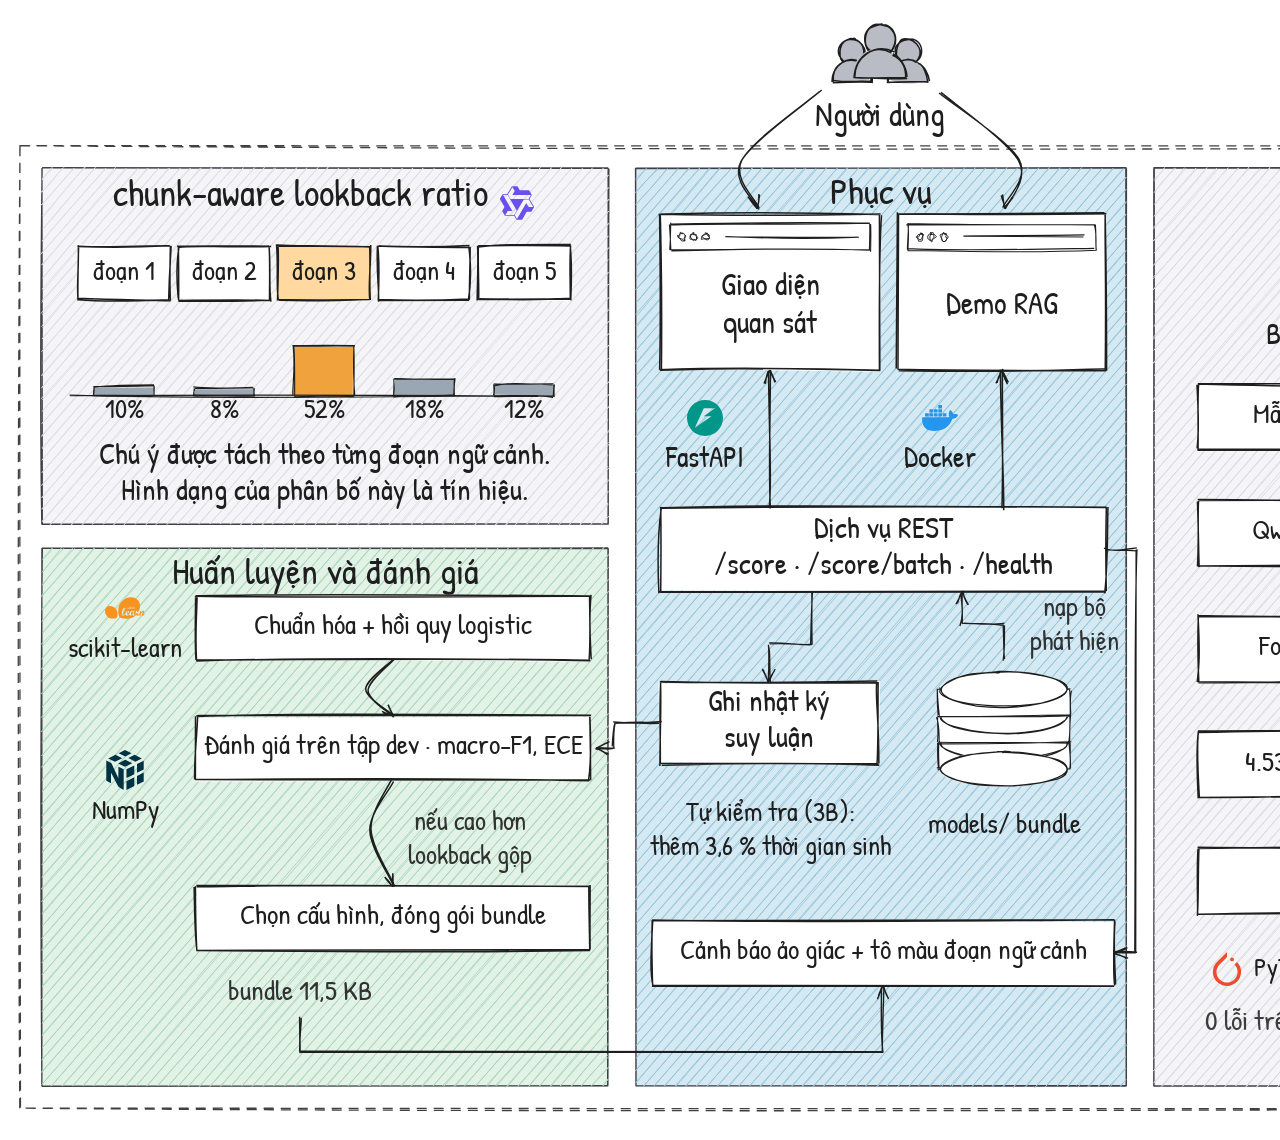
<file: docs/media/src/fig_trich_huanluyen_phucvu.html>
<!doctype html>
<html lang="vi">
<head>
<meta charset="utf-8">
<title>Mô hình trích đặc trưng — huấn luyện — phục vụ</title>
<link rel="stylesheet" href="fonts/patrick-hand.css">
<style>
  html, body { margin: 0; padding: 0; background: #ffffff; }
  #stage { width: 1720px; height: 1140px; display: block; }
  text { font-family: 'Patrick Hand', cursive; fill: #1e1e1e; }
</style>
</head>
<body>
<svg id="stage" xmlns="http://www.w3.org/2000/svg" viewBox="0 0 1720 1140"></svg>
<script src="rough.js"></script>
<script>
const svg = document.getElementById('stage');
const rc  = rough.svg(svg);
const NS  = 'http://www.w3.org/2000/svg';

const INK = '#1e1e1e';
const SEED = 7;               // fixed so the "hand" draws the same lines every run
let seed = SEED;
const s = () => (seed += 11);

/* ---------- primitives ---------------------------------------------- */

function put(node) { svg.appendChild(node); return node; }

function sketch(fn, opts = {}) {
  return put(fn({ stroke: INK, strokeWidth: 1.5, roughness: 1.1, bowing: 1.1,
                  seed: s(), ...opts }));
}

function rect(x, y, w, h, o = {}) {
  return sketch(op => rc.rectangle(x, y, w, h, op), o);
}

function ellipse(cx, cy, w, h, o = {}) {
  return sketch(op => rc.ellipse(cx, cy, w, h, op), o);
}

function line(x1, y1, x2, y2, o = {}) {
  return sketch(op => rc.line(x1, y1, x2, y2, op), o);
}

function path(d, o = {}) {
  return sketch(op => rc.path(d, op), o);
}

/* The page prints this 1720 px canvas 19,2 cm wide on a landscape page, where its height
   and not its width is the limit, so each px of text becomes 0,32 pt: 22 px came out at
   7,6 pt. Every text is drawn TEXT_SCALE larger than the size it is given:
   at 1,3 the 21-23 px labels print at 8,6-9,5 pt. Any larger and labels run into
   each other or out of their boxes: the drawing has no room left. */
const TEXT_SCALE = 1.3;

function text(x, y, str, o = {}) {
  const { anchor = 'middle', fill = INK, weight = 'normal', opacity = 1 } = o;
  const size = (o.size ?? 22.8) * TEXT_SCALE;
  const t = document.createElementNS(NS, 'text');
  t.setAttribute('x', x); t.setAttribute('y', y);
  t.setAttribute('font-size', size);
  t.setAttribute('text-anchor', anchor);
  t.setAttribute('fill', fill);
  t.setAttribute('font-weight', weight);
  t.setAttribute('opacity', opacity);
  const lines = String(str).split('\n');
  lines.forEach((ln, i) => {
    const ts = document.createElementNS(NS, 'tspan');
    ts.setAttribute('x', x);
    ts.setAttribute('dy', i === 0 ? 0 : size * 1.22);
    ts.textContent = ln;
    t.appendChild(ts);
  });
  // vertical centring of the whole block around y
  t.setAttribute('transform', `translate(0, ${-(lines.length - 1) * size * 0.61})`);
  return put(t);
}

/* arrow: polyline with a hand-drawn head */
function arrow(pts, o = {}) {
  const { head = 14, ...rest } = o;
  for (let i = 0; i < pts.length - 1; i++) {
    line(pts[i][0], pts[i][1], pts[i + 1][0], pts[i + 1][1], rest);
  }
  const [x1, y1] = pts[pts.length - 2];
  const [x2, y2] = pts[pts.length - 1];
  const a = Math.atan2(y2 - y1, x2 - x1);
  const w = 0.42;
  line(x2, y2, x2 - head * Math.cos(a - w), y2 - head * Math.sin(a - w), rest);
  line(x2, y2, x2 - head * Math.cos(a + w), y2 - head * Math.sin(a + w), rest);
}

/* gentle curved arrow through three points */
function curveArrow(p0, p1, p2, o = {}) {
  const { head = 14, ...rest } = o;
  sketch(op => rc.curve([p0, p1, p2], op), rest);
  const a = Math.atan2(p2[1] - p1[1], p2[0] - p1[0]);
  const w = 0.42;
  line(p2[0], p2[1], p2[0] - head * Math.cos(a - w), p2[1] - head * Math.sin(a - w), rest);
  line(p2[0], p2[1], p2[0] - head * Math.cos(a + w), p2[1] - head * Math.sin(a + w), rest);
}

/* ---------- composite shapes ---------------------------------------- */

function panel(x, y, w, h, title, fill, hatch, o = {}) {
  rect(x, y, w, h, { fill, fillStyle: 'solid', roughness: 0.7,
                     strokeWidth: 1.3, stroke: '#3f3f46', ...o });
  rect(x, y, w, h, { fill: hatch, fillStyle: 'hachure', fillWeight: 0.9,
                     hachureGap: 8, hachureAngle: -41, roughness: 0.7,
                     stroke: 'rgba(0,0,0,0)' });
  if (title) text(x + w / 2, y + 36, title, { size: 28.5 });
}

function node(x, y, w, h, label, o = {}) {
  const { size = 21.7, fill = '#ffffff' } = o;
  rect(x, y, w, h, { fill, fillStyle: 'solid', roughness: 1.0 });
  text(x + w / 2, y + h / 2 + 6, label, { size });
  return { x, y, w, h, cx: x + w / 2, cy: y + h / 2,
           top: [x + w / 2, y], bottom: [x + w / 2, y + h],
           left: [x, y + h / 2], right: [x + w, y + h / 2] };
}

/* a browser window, like the dashboards in the reference drawing */
function windowBox(x, y, w, h, label) {
  rect(x, y, w, h, { fill: '#ffffff', fillStyle: 'solid', roughness: 0.9 });
  rect(x + 10, y + 10, w - 20, 26, { roughness: 0.9, strokeWidth: 1.1 });
  [0, 1, 2].forEach(i => ellipse(x + 22 + i * 12, y + 23, 7, 7, { strokeWidth: 1 }));
  line(x + 66, y + 23, x + w - 22, y + 23, { strokeWidth: 1.1 });
  text(x + w / 2, y + h / 2 + 22, label, { size: 23.9 });
  return { cx: x + w / 2, top: [x + w / 2, y], bottom: [x + w / 2, y + h] };
}

/* stacked discs, the store glyph of the reference drawing */
function discStack(cx, cy, w, discH, n, label) {
  const gap = discH * 0.78;
  const totalH = (n - 1) * gap;
  const top = cy - totalH / 2;
  for (let i = n - 1; i >= 0; i--) {
    const y = top + i * gap;
    rect(cx - w / 2, y, w, gap, { fill: '#ffffff', fillStyle: 'solid',
                                  roughness: 0.8, strokeWidth: 1.1 });
    ellipse(cx, y, w, discH, { fill: '#ffffff', fillStyle: 'solid',
                               roughness: 0.8, strokeWidth: 1.2 });
  }
  ellipse(cx, top + totalH + gap, w, discH, { fill: '#ffffff', fillStyle: 'solid',
                                              roughness: 0.8, strokeWidth: 1.2 });
  if (label) text(cx, top + totalH + gap + discH + 30, label, { size: 21.7 });
  return { cx, top: [cx, top - discH / 2],
           bottom: [cx, top + totalH + gap + discH / 2],
           left: [cx - w / 2, cy], right: [cx + w / 2, cy] };
}

function folder(cx, cy, w, h, label) {
  const x = cx - w / 2, y = cy - h / 2;
  path(`M ${x} ${y + 16} l 14 -14 h ${w * 0.34} l 12 14 h ${w * 0.5} v ${h - 16} h ${-w} z`,
       { fill: '#7b7b85', fillStyle: 'solid', roughness: 0.9 });
  path(`M ${x + 10} ${y + 34} h ${w - 20} l -14 ${h - 34} h ${-w + 42} z`,
       { fill: '#a3a3ad', fillStyle: 'solid', roughness: 0.9 });
  if (label) text(cx, cy + h / 2 + 32, label, { size: 22.8 });
  return { cx, bottom: [cx, cy + h / 2 + 46], top: [cx, cy - h / 2] };
}

function people(cx, cy) {
  const head = (dx, dy, r) => ellipse(cx + dx, cy + dy, r, r,
    { fill: '#b9bcc4', fillStyle: 'solid', roughness: 0.8 });
  const body = (dx, dy, w, h) => path(
    `M ${cx + dx - w / 2} ${cy + dy + h} a ${w / 2} ${h} 0 0 1 ${w} 0 z`,
    { fill: '#b9bcc4', fillStyle: 'solid', roughness: 0.8 });
  head(-28, -6, 26); body(-28, 2, 40, 22);
  head(28, -6, 26);  body(28, 2, 40, 22);
  head(0, -18, 32);  body(0, -8, 52, 28);
}

/* logo glyph pulled from the downloaded Simple Icons set */
const LOGOS = {};
/* below: the label centred under the glyph instead of beside it, where a box or an
   arrow would otherwise run into it */
function logo(name, x, y, size, label, labelSize = 20, below = false) {
  const g = document.createElementNS(NS, 'g');
  g.setAttribute('transform', `translate(${x},${y}) scale(${size / 24})`);
  g.setAttribute('fill', LOGOS[name].fill);
  LOGOS[name].paths.forEach(d => {
    const p = document.createElementNS(NS, 'path');
    p.setAttribute('d', d);
    g.appendChild(p);
  });
  put(g);
  if (label && below) text(x + size / 2, y + size + labelSize * TEXT_SCALE + 2, label,
                           { size: labelSize });
  else if (label) text(x + size + 10, y + size / 2 + 7, label,
                       { size: labelSize, anchor: 'start' });
}

/* ==================================================================== */
/*  drawing                                                             */
/* ==================================================================== */

function draw() {
  // ---- users, above the frame --------------------------------------
  people(880, 58);
  text(880, 126, 'Người dùng', { size: 25.1 });

  // ---- outer frame --------------------------------------------------
  rect(20, 146, 1682, 962, { roughness: 0.8, strokeWidth: 1.3,
                             strokeLineDash: [10, 7], stroke: '#3f3f46' });

  // ---- panels -------------------------------------------------------
  panel(42, 168, 566, 356, '', '#f5f5f7', '#dcdce3');                        // idea
  panel(42, 548, 566, 538, 'Huấn luyện và đánh giá', '#e2f2e7', '#a8d6b7');  // training
  panel(636, 168, 490, 918, 'Phục vụ', '#d5e9f3', '#93c4dc');                // serving
  panel(1154, 168, 526, 918, 'Trích đặc trưng', '#f5f5f7', '#d8d8df');       // extraction

  /* ================= idea panel ==================================== */
  text(300, 206, 'chunk-aware lookback ratio', { size: 29.6 });

  // a context split into five chunks, one of them carrying the evidence
  const cx0 = 78, cw = 92, cy0 = 246, ch = 54;
  const share = [0.10, 0.08, 0.52, 0.18, 0.12];
  for (let i = 0; i < 5; i++) {
    const x = cx0 + i * (cw + 8);
    const hot = i === 2;
    rect(x, cy0, cw, ch, {
      fill: hot ? '#ffd9a0' : '#ffffff', fillStyle: 'solid', roughness: 0.9
    });
    text(x + cw / 2, cy0 + 34, 'đoạn ' + (i + 1), { size: 21.1 });
    // attention bar underneath
    const bh = 96 * share[i];
    rect(x + 16, cy0 + ch + 96 - bh, cw - 32, bh, {
      fill: hot ? '#f0a33c' : '#9aa6b2', fillStyle: 'solid',
      roughness: 0.8, strokeWidth: 1.1
    });
    text(x + cw / 2, cy0 + ch + 118, (share[i] * 100).toFixed(0) + '%', { size: 21.1 });
  }
  line(70, cy0 + ch + 96, 538, cy0 + ch + 96, { strokeWidth: 1.2 });
  text(324, 482, 'Chú ý được tách theo từng đoạn ngữ cảnh.\nHình dạng của phân bố này là tín hiệu.', { size: 22.8 });
  logo('qwen', 500, 186, 34);

  /* ================= extraction panel ============================== */
  folder(1414, 258, 150, 108, 'Bốn bộ dữ liệu đã chuẩn hóa');
  const x1 = node(1198, 384, 438, 66, 'Mẫu prompt + chia đoạn theo câu');
  const x2 = node(1198, 500, 438, 66, 'Qwen2.5-7B-Instruct · NF4 4-bit');
  const x3 = node(1198, 616, 438, 66, 'Forward hook — 27 lớp × 28 đầu');
  const x4 = node(1198, 732, 438, 66, '4.536 đặc trưng mỗi mẫu (756 × 6)');
  const x5 = node(1198, 848, 438, 66, 'Shard đặc trưng  .npz');

  arrow([[1414, 358], [1414, 384]]);            // starts under the folder's label
  arrow([x1.bottom, x2.top]);
  arrow([x2.bottom, x3.top]);
  arrow([x3.bottom, x4.top]);
  arrow([x4.bottom, x5.top]);

  logo('pytorch', 1210, 952, 34, 'PyTorch');
  logo('nvidia',  1400, 952, 34, 'Tesla T4');
  text(1417, 1030, '0 lỗi trên 25.200 mẫu · bỏ lớp 27 (tràn số)', { size: 21.7, opacity: 0.85 });

  /* ================= training / evaluation panel =================== */
  const t1 = node(196, 596, 394, 64, 'Chuẩn hóa + hồi quy logistic');
  const t2 = node(196, 716, 394, 64, 'Đánh giá trên tập dev · macro-F1, ECE');
  const t3 = node(196, 886, 394, 64, 'Chọn cấu hình, đóng gói bundle');

  curveArrow([393, 660], [367, 690], [393, 716], { head: 12 });
  curveArrow([393, 780], [371, 830], [393, 886], { head: 12 });
  text(470, 847, 'nếu cao hơn\nlookback gộp', { size: 21.1, opacity: 0.9 });

  logo('scikitlearn', 105, 588, 40, 'scikit-learn', 21, true);
  logo('numpy',       105, 750, 40, 'NumPy', 21, true);

  text(300, 1000, 'bundle 11,5 KB', { size: 21.7, opacity: 0.9 });
  arrow([[300, 1016], [300, 1052], [883, 1052], [883, 986]], { strokeWidth: 1.4 });

  /* ================= serving panel ================================= */
  const w1 = windowBox(660, 214, 220, 156, 'Giao diện\nquan sát');
  const w2 = windowBox(898, 214, 208, 156, 'Demo RAG');

  curveArrow([820, 92], [742, 160], [758, 208], { strokeWidth: 1.4 });
  curveArrow([940, 92], [1018, 160], [1004, 208], { strokeWidth: 1.4 });

  logo('fastapi', 687, 400, 36, 'FastAPI', 22, true);
  logo('docker',  922, 400, 36, 'Docker', 22, true);

  const sv = node(660, 508, 446, 84, 'Dịch vụ REST\n/score · /score/batch · /health', { size: 22.8 });
  arrow([[770, 508], [770, 370]]);
  arrow([[1002, 508], [1002, 370]]);

  const store = discStack(1004, 716, 132, 34, 3, 'models/ bundle');
  const logbox = node(660, 682, 218, 82, 'Ghi nhật ký\nsuy luận', { size: 22.8 });

  // the fitted detector is loaded into the running service
  arrow([[1004, 660], [1004, 624], [962, 624], [962, 592]], { strokeWidth: 1.3 });
  text(1074, 633, 'nạp bộ\nphát hiện', { size: 21.1, opacity: 0.9 });
  // every call is logged, and the log feeds the next round of evaluation
  arrow([[812, 592], [812, 644], [769, 644], [769, 682]], { strokeWidth: 1.3 });
  arrow([[660, 723], [614, 723], [614, 748], [596, 748]], { strokeWidth: 1.3 });

  text(770, 838, 'Tự kiểm tra (3B):\nthêm 3,6 % thời gian sinh', { size: 21.1 });

  node(652, 920, 462, 66, 'Cảnh báo ảo giác + tô màu đoạn ngữ cảnh', { size: 21.7 });
  arrow([[1106, 550], [1136, 550], [1136, 953], [1114, 953]], { strokeWidth: 1.3 });
}

/* load the logo glyphs, then draw */
const NEEDED = ['qwen', 'pytorch', 'nvidia', 'scikitlearn', 'numpy', 'fastapi', 'docker'];
Promise.all(NEEDED.map(n =>
  fetch(`../logos/${n}.svg`).then(r => r.text()).then(raw => {
    const fill = (raw.match(/fill="(#[0-9A-Fa-f]{3,8})"/) || [, '#222'])[1];
    const paths = [...raw.matchAll(/<path[^>]*\sd="([^"]+)"/g)].map(m => m[1]);
    LOGOS[n] = { fill, paths };
  })
)).then(() => {
  draw();
  document.title = 'ready';
});
</script>
</body>
</html>
</file>
<file: docs/media/src/fonts/patrick-hand.css>
/* vietnamese */
@font-face {
  font-family: 'Patrick Hand';
  font-style: normal;
  font-weight: 400;
  font-display: swap;
  src: url([data-uri]) format('woff2');
  unicode-range: U+0102-0103, U+0110-0111, U+0128-0129, U+0168-0169, U+01A0-01A1, U+01AF-01B0, U+0300-0301, U+0303-0304, U+0308-0309, U+0323, U+0329, U+1EA0-1EF9, U+20AB;
}
/* latin-ext */
@font-face {
  font-family: 'Patrick Hand';
  font-style: normal;
  font-weight: 400;
  font-display: swap;
  src: url([data-uri]) format('woff2');
  unicode-range: U+0100-02BA, U+02BD-02C5, U+02C7-02CC, U+02CE-02D7, U+02DD-02FF, U+0304, U+0308, U+0329, U+1D00-1DBF, U+1E00-1E9F, U+1EF2-1EFF, U+2020, U+20A0-20AB, U+20AD-20C0, U+2113, U+2C60-2C7F, U+A720-A7FF;
}
/* latin */
@font-face {
  font-family: 'Patrick Hand';
  font-style: normal;
  font-weight: 400;
  font-display: swap;
  src: url([data-uri]) format('woff2');
  unicode-range: U+0000-00FF, U+0131, U+0152-0153, U+02BB-02BC, U+02C6, U+02DA, U+02DC, U+0304, U+0308, U+0329, U+2000-206F, U+20AC, U+2122, U+2191, U+2193, U+2212, U+2215, U+FEFF, U+FFFD;
}
</file>
